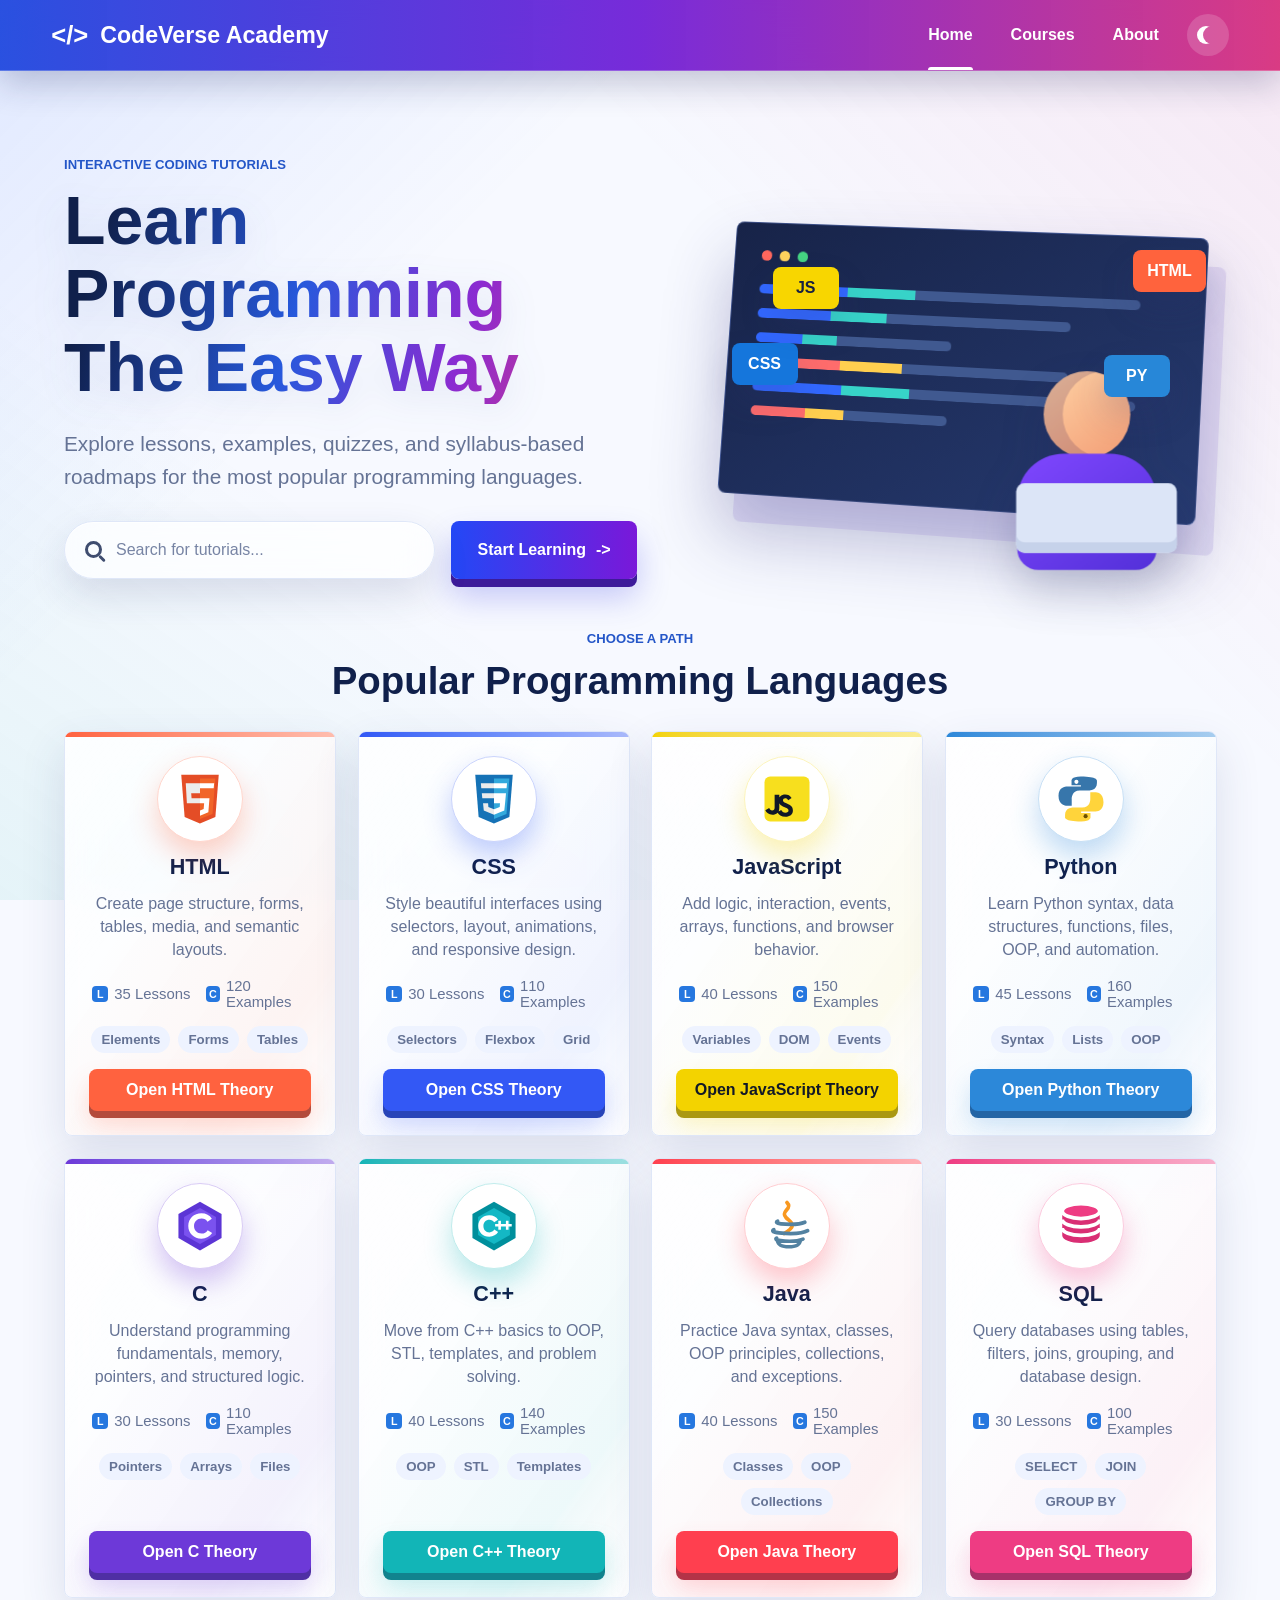
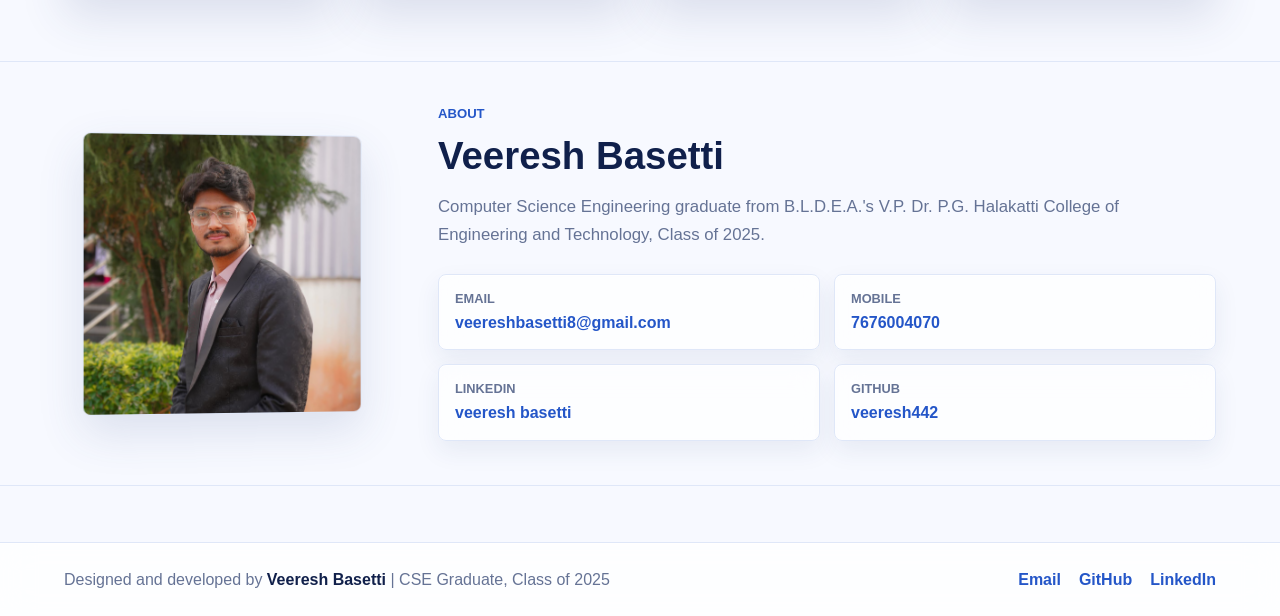
<file: index.html>
<!DOCTYPE html>
<html lang="en">
  <head>
    <meta charset="UTF-8" />
    <meta name="viewport" content="width=device-width, initial-scale=1.0" />
    <title>CodeVerse Academy</title>
    <link rel="stylesheet" href="styles.css" />
  </head>
  <body>
    <header class="site-header">
      <a class="brand" href="#top" aria-label="CodeVerse Academy home">
        <span class="brand-mark">&lt;/&gt;</span>
        <span>CodeVerse Academy</span>
      </a>

      <nav class="main-nav" aria-label="Main navigation">
        <a href="#top" class="active">Home</a>
        <a href="#languages">Courses</a>
        <a href="#about">About</a>
      </nav>

      <button class="theme-toggle" type="button" aria-label="Toggle dark mode">
        <span></span>
      </button>
    </header>

    <main id="top">
      <section class="hero">
        <div class="hero-copy">
          <p class="eyebrow">Interactive coding tutorials</p>
          <h1>Learn Programming The Easy Way</h1>
          <p class="hero-text">
            Explore lessons, examples, quizzes, and syllabus-based roadmaps for
            the most popular programming languages.
          </p>

          <div class="hero-actions">
            <label class="hero-search" for="heroSearch">
              <span class="search-symbol" aria-hidden="true"></span>
              <input id="heroSearch" type="search" placeholder="Search for tutorials..." />
            </label>
            <button class="primary-btn" type="button" id="startLearning">
              Start Learning <span aria-hidden="true">-&gt;</span>
            </button>
          </div>
        </div>

        <div class="hero-visual" aria-label="Programming course illustration">
          <div class="floating-badge badge-html">HTML</div>
          <div class="floating-badge badge-css">CSS</div>
          <div class="floating-badge badge-js">JS</div>
          <div class="floating-badge badge-py">PY</div>
          <div class="code-window">
            <div class="window-dots">
              <span></span>
              <span></span>
              <span></span>
            </div>
            <div class="code-line wide"></div>
            <div class="code-line medium"></div>
            <div class="code-line short"></div>
            <div class="code-line medium alt"></div>
            <div class="code-line wide"></div>
            <div class="code-line short alt"></div>
          </div>
          <div class="student-card">
            <div class="student-head"></div>
            <div class="student-body"></div>
            <div class="laptop"></div>
          </div>
        </div>
      </section>

      <section class="course-section" id="languages">
        <div class="section-heading">
          <p class="eyebrow">Choose a path</p>
          <h2>Popular Programming Languages</h2>
        </div>

        <div class="language-grid" id="languageGrid" aria-live="polite"></div>
      </section>

      <section class="info-band about-profile" id="about">
        <div class="about-photo-wrap">
          <img src="assets/veeresh-profile.jpeg" alt="Veeresh Basetti" class="about-photo" />
        </div>

        <div class="about-details">
          <p class="eyebrow">About</p>
          <h2>Veeresh Basetti</h2>
          <p class="about-intro">
            Computer Science Engineering graduate from B.L.D.E.A.'s V.P. Dr.
            P.G. Halakatti College of Engineering and Technology, Class of 2025.
          </p>

          <dl class="profile-list">
            <div>
              <dt>Email</dt>
              <dd><a href="mailto:veereshbasetti8@gmail.com">veereshbasetti8@gmail.com</a></dd>
            </div>
            <div>
              <dt>Mobile</dt>
              <dd><a href="tel:+917676004070">7676004070</a></dd>
            </div>
            <div>
              <dt>LinkedIn</dt>
              <dd>
                <a href="https://www.linkedin.com/in/veeresh-basetti-802b042a5/" target="_blank" rel="noreferrer">
                  veeresh basetti
                </a>
              </dd>
            </div>
            <div>
              <dt>GitHub</dt>
              <dd>
                <a href="https://github.com/veeresh442" target="_blank" rel="noreferrer">
                  veeresh442
                </a>
              </dd>
            </div>
          </dl>
        </div>
      </section>

    </main>

    <footer class="site-footer">
      <p>
        Designed and developed by <strong>Veeresh Basetti</strong>
        <span aria-hidden="true">|</span> CSE Graduate, Class of 2025
      </p>
      <nav class="footer-links" aria-label="Developer links">
        <a href="mailto:veereshbasetti8@gmail.com">Email</a>
        <a href="https://github.com/veeresh442" target="_blank" rel="noreferrer">GitHub</a>
        <a href="https://www.linkedin.com/in/veeresh-basetti-802b042a5/" target="_blank" rel="noreferrer">LinkedIn</a>
      </nav>
    </footer>

    <script src="script.js"></script>
  </body>
</html>
</file>
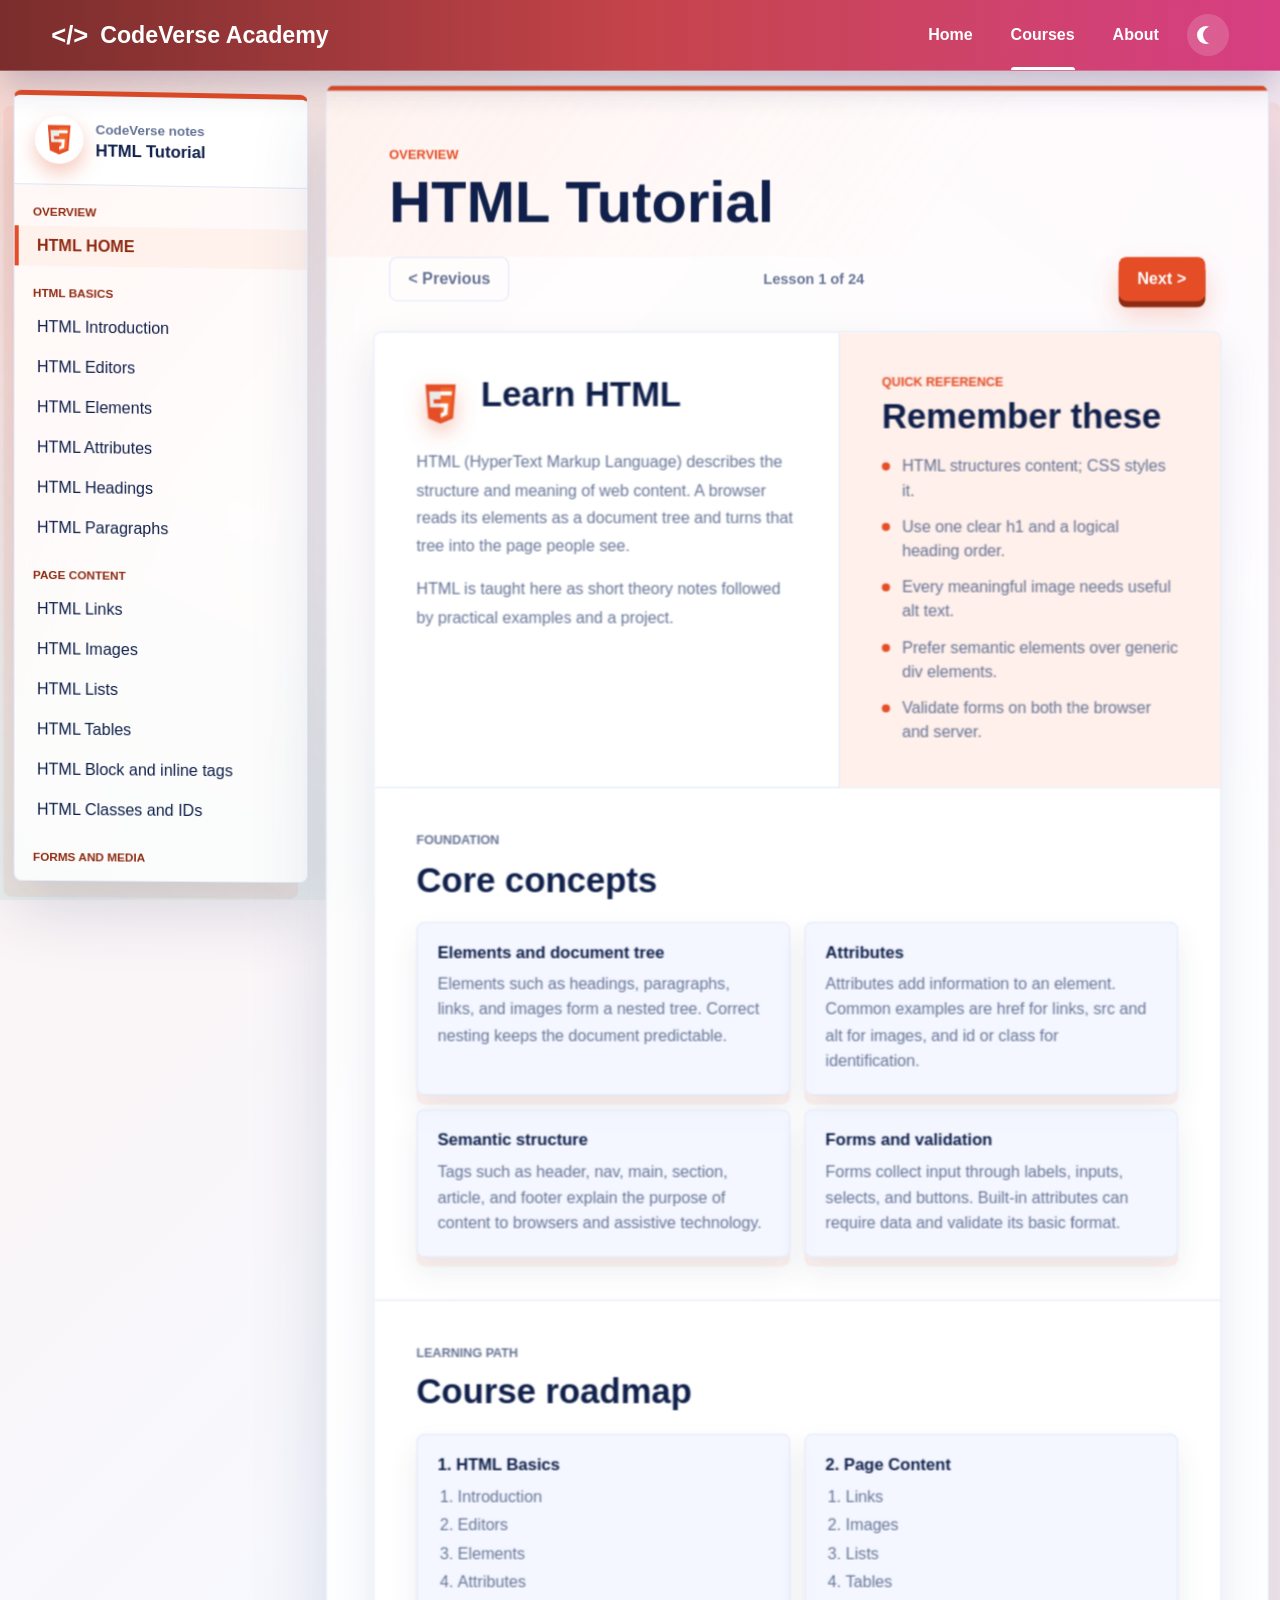
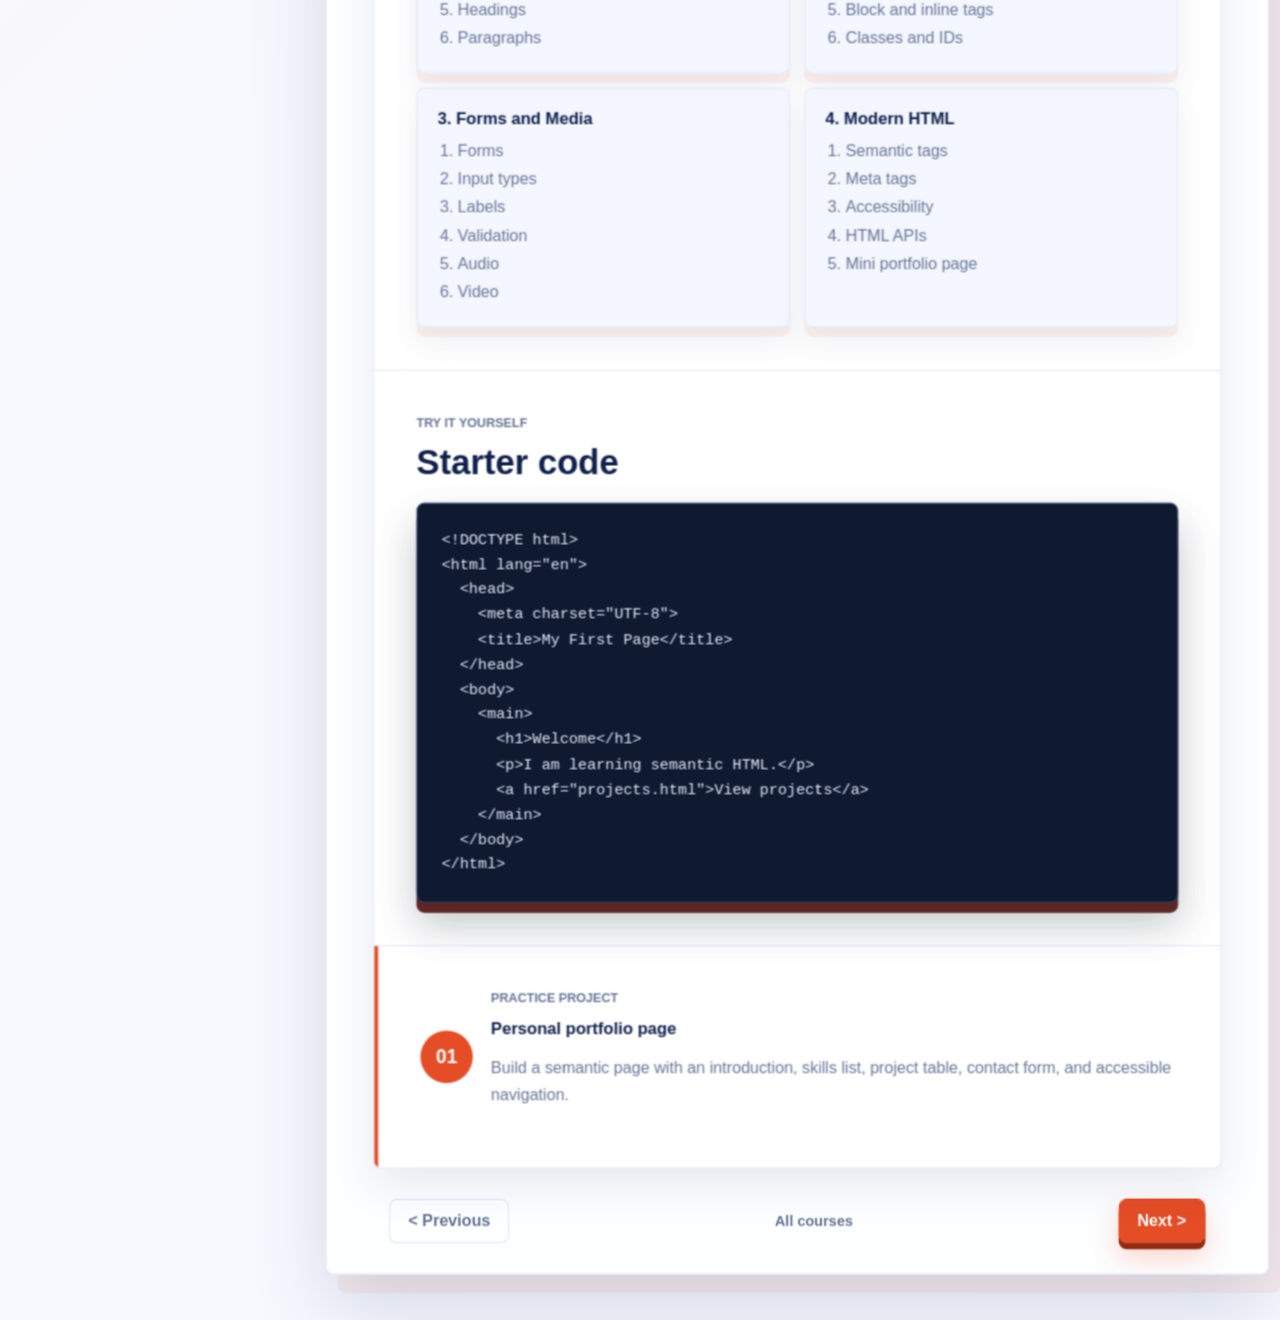
<file: course.html>
<!DOCTYPE html>
<html lang="en">
  <head>
    <meta charset="UTF-8" />
    <meta name="viewport" content="width=device-width, initial-scale=1.0" />
    <meta name="description" content="Programming language theory notes and examples from CodeVerse Academy." />
    <title>Course Notes | CodeVerse Academy</title>
    <link rel="stylesheet" href="styles.css" />
    <link rel="stylesheet" href="course.css" />
  </head>
  <body class="course-body">
    <header class="site-header course-header">
      <a class="brand" href="index.html" aria-label="CodeVerse Academy home">
        <span class="brand-mark">&lt;/&gt;</span>
        <span>CodeVerse Academy</span>
      </a>

      <nav class="main-nav" aria-label="Course navigation">
        <a href="index.html">Home</a>
        <a href="index.html#languages" class="active">Courses</a>
        <a href="index.html#about">About</a>
      </nav>

      <button class="theme-toggle" type="button" aria-label="Toggle dark mode">
        <span></span>
      </button>
    </header>

    <main class="course-shell" id="coursePage" aria-live="polite">
      <section class="notes-loading glass-panel">
        <p>Preparing your course notes...</p>
      </section>
    </main>

    <script src="script.js"></script>
    <script src="course.js"></script>
  </body>
</html>
</file>
<file: styles.css>
:root {
  --page: #f7f9ff;
  --surface: #ffffff;
  --surface-strong: #eef3ff;
  --text: #10204b;
  --muted: #657395;
  --line: #dfe7f8;
  --brand-a: #2348f6;
  --brand-b: #7a18d9;
  --shadow: 0 18px 45px rgba(55, 75, 132, 0.14);
  --radius: 8px;
}

* {
  box-sizing: border-box;
}

html {
  scroll-behavior: smooth;
}

body {
  margin: 0;
  min-height: 100vh;
  background: var(--page);
  color: var(--text);
  font-family: Inter, "Segoe UI", Arial, sans-serif;
  letter-spacing: 0;
}

body.dark {
  --page: #091224;
  --surface: #111d34;
  --surface-strong: #172541;
  --text: #f5f8ff;
  --muted: #aeb9d4;
  --line: #273a60;
  --shadow: 0 18px 45px rgba(0, 0, 0, 0.24);
}

a {
  color: inherit;
  text-decoration: none;
}

button,
input {
  font: inherit;
}

.site-header {
  position: sticky;
  top: 0;
  z-index: 20;
  display: grid;
  grid-template-columns: auto minmax(0, 1fr) auto;
  align-items: center;
  gap: 28px;
  padding: 14px clamp(18px, 4vw, 56px);
  color: #ffffff;
  background: linear-gradient(90deg, #2447db 0%, #6d1bd6 100%);
  box-shadow: 0 8px 22px rgba(26, 34, 89, 0.18);
}

.brand {
  display: inline-flex;
  align-items: center;
  gap: 12px;
  font-size: clamp(1.1rem, 2vw, 1.45rem);
  font-weight: 800;
  white-space: nowrap;
}

.brand-mark {
  font-size: 1.6rem;
  font-weight: 900;
}

.hero-search {
  display: flex;
  align-items: center;
  gap: 12px;
  min-width: 0;
  border-radius: 999px;
  border: 1px solid var(--line);
}

.hero-search {
  flex: 1 1 260px;
  min-height: 58px;
  padding: 0 20px;
  background: var(--surface);
  box-shadow: 0 12px 30px rgba(37, 52, 109, 0.1);
}

.hero-search input {
  width: 100%;
  min-width: 0;
  border: 0;
  outline: 0;
  color: inherit;
  background: transparent;
}

.hero-search input::placeholder {
  color: #7784a4;
}

.search-symbol {
  width: 17px;
  height: 17px;
  border: 3px solid currentColor;
  border-radius: 50%;
  color: currentColor;
  opacity: 0.8;
  position: relative;
  flex: 0 0 auto;
}

.search-symbol::after {
  content: "";
  position: absolute;
  width: 8px;
  height: 3px;
  right: -7px;
  bottom: -5px;
  border-radius: 2px;
  background: currentColor;
  transform: rotate(45deg);
}

.main-nav {
  display: flex;
  align-items: center;
  justify-content: flex-end;
  gap: clamp(16px, 3vw, 38px);
  font-weight: 700;
}

.main-nav a {
  position: relative;
  padding: 12px 0;
}

.main-nav a.active::after,
.main-nav a:hover::after {
  content: "";
  position: absolute;
  left: 0;
  right: 0;
  bottom: -14px;
  height: 3px;
  border-radius: 4px 4px 0 0;
  background: #ffffff;
}

.theme-toggle {
  width: 42px;
  height: 42px;
  border: 0;
  border-radius: 50%;
  background: rgba(255, 255, 255, 0.16);
  cursor: pointer;
  display: grid;
  place-items: center;
}

.theme-toggle span {
  width: 18px;
  height: 18px;
  border-radius: 50%;
  box-shadow: -6px 0 0 #ffffff;
  transform: translateX(4px);
}

.hero {
  display: grid;
  grid-template-columns: minmax(0, 1fr) minmax(330px, 0.9fr);
  gap: clamp(28px, 5vw, 74px);
  align-items: center;
  max-width: 1340px;
  margin: 0 auto;
  padding: clamp(48px, 7vw, 86px) clamp(18px, 5vw, 72px) 32px;
}

.eyebrow {
  margin: 0 0 12px;
  color: #2456c8;
  font-size: 0.82rem;
  font-weight: 800;
  text-transform: uppercase;
}

body.dark .eyebrow {
  color: #7eb7ff;
}

h1,
h2,
h3,
p {
  overflow-wrap: anywhere;
}

h1 {
  max-width: 640px;
  margin: 0;
  font-size: clamp(2.35rem, 6vw, 4.25rem);
  line-height: 1.08;
}

.hero-text {
  max-width: 560px;
  margin: 24px 0 0;
  color: var(--muted);
  font-size: clamp(1rem, 2vw, 1.3rem);
  line-height: 1.55;
}

.hero-actions {
  display: flex;
  flex-wrap: wrap;
  gap: 16px;
  max-width: 650px;
  margin-top: 28px;
}

.primary-btn {
  min-height: 54px;
  display: inline-flex;
  align-items: center;
  justify-content: center;
  gap: 10px;
  border: 0;
  border-radius: var(--radius);
  padding: 0 26px;
  color: #ffffff;
  background: linear-gradient(90deg, var(--brand-a), var(--brand-b));
  box-shadow: 0 12px 24px rgba(62, 63, 225, 0.22);
  font-weight: 800;
  cursor: pointer;
}

.hero-visual {
  position: relative;
  min-height: 420px;
  display: grid;
  place-items: center;
}

.code-window {
  width: min(480px, 100%);
  min-height: 280px;
  padding: 28px;
  border-radius: var(--radius);
  background: linear-gradient(145deg, #172348, #263a70);
  box-shadow: 0 28px 60px rgba(42, 42, 120, 0.26);
  transform: rotate(5deg);
}

.window-dots {
  display: flex;
  gap: 8px;
  margin-bottom: 24px;
}

.window-dots span {
  width: 11px;
  height: 11px;
  border-radius: 50%;
  background: #ff675d;
}

.window-dots span:nth-child(2) {
  background: #ffd25d;
}

.window-dots span:nth-child(3) {
  background: #45d483;
}

.code-line {
  height: 10px;
  margin: 15px 0;
  border-radius: 99px;
  background: linear-gradient(90deg, #3268ff 0 24%, #37d3c8 24% 42%, #405990 42%);
}

.code-line.medium {
  width: 76%;
}

.code-line.short {
  width: 48%;
}

.code-line.wide {
  width: 92%;
}

.code-line.alt {
  background: linear-gradient(90deg, #ff6c6c 0 28%, #ffcf4f 28% 48%, #405990 48%);
}

.student-card {
  position: absolute;
  right: 8%;
  bottom: 4%;
  width: 190px;
  min-height: 190px;
}

.student-head {
  width: 82px;
  height: 82px;
  margin: 0 auto;
  border-radius: 50%;
  background: linear-gradient(145deg, #ffd3a6, #f39d75);
  box-shadow: inset 18px 0 0 rgba(68, 37, 92, 0.2);
}

.student-body {
  width: 132px;
  height: 110px;
  margin: -4px auto 0;
  border-radius: 44px 44px 20px 20px;
  background: linear-gradient(145deg, #8047ff, #5330d9);
}

.laptop {
  position: absolute;
  left: 28px;
  right: 10px;
  bottom: 18px;
  height: 66px;
  border-radius: var(--radius);
  background: #dce5f7;
  box-shadow: inset 0 -10px 0 #c6d2ea;
}

.floating-badge {
  position: absolute;
  z-index: 2;
  min-width: 66px;
  padding: 12px 14px;
  border-radius: var(--radius);
  color: #ffffff;
  text-align: center;
  font-weight: 900;
  box-shadow: 0 18px 34px rgba(48, 58, 117, 0.18);
}

.badge-html {
  right: 2%;
  top: 22%;
  background: #ff633d;
}

.badge-css {
  left: 6%;
  top: 44%;
  background: #1576dc;
}

.badge-js {
  left: 14%;
  top: 26%;
  color: #172041;
  background: #f8d600;
}

.badge-py {
  right: 9%;
  top: 47%;
  background: #2787d8;
}

.course-section {
  max-width: 1320px;
  margin: 0 auto;
  padding: 20px clamp(18px, 5vw, 72px) 64px;
}

.section-heading {
  text-align: center;
  margin-bottom: 28px;
}

.section-heading h2,
.info-band h2 {
  margin: 0;
  font-size: clamp(1.75rem, 4vw, 2.4rem);
  line-height: 1.18;
}

.language-grid {
  display: grid;
  grid-template-columns: repeat(4, minmax(0, 1fr));
  gap: 22px;
}

.course-card {
  display: flex;
  min-width: 0;
  min-height: 320px;
  flex-direction: column;
  gap: 16px;
  padding: 24px;
  border: 1px solid var(--line);
  border-radius: var(--radius);
  overflow: hidden;
  background: rgba(255, 255, 255, 0.7);
  background: color-mix(in srgb, var(--surface) 76%, transparent);
  box-shadow: 0 18px 46px rgba(49, 67, 123, 0.14);
  backdrop-filter: blur(18px) saturate(130%);
  -webkit-backdrop-filter: blur(18px) saturate(130%);
  cursor: pointer;
  transition: transform 180ms ease, border-color 180ms ease, box-shadow 180ms ease;
}

.course-card:hover {
  transform: translateY(-5px);
  border-color: color-mix(in srgb, var(--accent), var(--line) 35%);
  box-shadow: 0 24px 54px color-mix(in srgb, var(--accent) 16%, transparent);
}

body.dark .course-card {
  background: rgba(17, 29, 52, 0.74);
}

.course-card:focus-visible {
  outline: 3px solid color-mix(in srgb, var(--accent) 72%, #ffffff);
  outline-offset: 3px;
}

.course-top {
  display: grid;
  justify-items: center;
  gap: 12px;
  text-align: center;
}

.course-icon {
  width: 86px;
  height: 86px;
  padding: 12px;
  display: grid;
  place-items: center;
  border-radius: 50%;
  background: #ffffff;
  border: 1px solid color-mix(in srgb, var(--accent), #ffffff 74%);
  box-shadow: 0 14px 28px color-mix(in srgb, var(--accent), transparent 70%);
}

.course-logo {
  width: 100%;
  height: 100%;
  display: block;
}

body.dark .course-icon {
  background: #f8fbff;
}

.course-name {
  margin: 0;
  font-size: 1.35rem;
}

.course-summary {
  margin: 0;
  min-height: 44px;
  color: var(--muted);
  line-height: 1.45;
  text-align: center;
}

.course-meta {
  display: grid;
  grid-template-columns: 1fr 1fr;
  gap: 12px;
  color: var(--muted);
  font-size: 0.93rem;
}

.course-meta span {
  display: inline-flex;
  min-width: 0;
  align-items: center;
  justify-content: center;
  gap: 6px;
}

.mini-icon {
  width: 16px;
  height: 16px;
  display: inline-grid;
  place-items: center;
  border-radius: 4px;
  color: #ffffff;
  background: #2677df;
  font-size: 0.67rem;
  font-weight: 900;
}

.topic-preview {
  display: flex;
  flex-wrap: wrap;
  justify-content: center;
  gap: 8px;
  margin: 0;
  padding: 0;
  list-style: none;
}

.topic-preview li {
  max-width: 100%;
  padding: 6px 10px;
  border-radius: 999px;
  color: var(--muted);
  background: var(--surface-strong);
  font-size: 0.83rem;
  font-weight: 700;
}

.card-btn {
  width: 100%;
  min-height: 42px;
  margin-top: auto;
  border: 0;
  border-radius: var(--radius);
  color: var(--button-text);
  background: var(--accent);
  font-weight: 800;
  cursor: pointer;
}

.course-open-link {
  display: flex;
  align-items: center;
  justify-content: center;
  padding: 8px 14px;
}

.info-band {
  display: grid;
  grid-template-columns: minmax(220px, 320px) minmax(0, 1fr);
  gap: clamp(26px, 5vw, 54px);
  align-items: center;
  max-width: 1320px;
  margin: 0 auto 56px;
  padding: 44px clamp(18px, 5vw, 72px);
  border-top: 1px solid var(--line);
  border-bottom: 1px solid var(--line);
}

.about-photo-wrap {
  position: relative;
  width: min(100%, 280px);
  aspect-ratio: 1;
  justify-self: center;
  border-radius: var(--radius);
  overflow: hidden;
  background: var(--surface);
  border: 1px solid var(--line);
  box-shadow: var(--shadow);
}

.about-photo {
  width: 100%;
  height: 100%;
  display: block;
  object-fit: cover;
}

.about-details {
  min-width: 0;
}

.about-details h2 {
  margin-bottom: 14px;
}

.about-intro {
  max-width: 760px;
  margin: 0;
  color: var(--muted);
  font-size: 1.05rem;
  line-height: 1.7;
}

.profile-list {
  display: grid;
  grid-template-columns: repeat(2, minmax(0, 1fr));
  gap: 14px;
  margin: 24px 0 0;
}

.profile-list div {
  min-width: 0;
  padding: 16px;
  border: 1px solid var(--line);
  border-radius: var(--radius);
  background: rgba(255, 255, 255, 0.62);
  background: color-mix(in srgb, var(--surface) 72%, transparent);
  backdrop-filter: blur(14px);
  -webkit-backdrop-filter: blur(14px);
}

body.dark .profile-list div {
  background: rgba(17, 29, 52, 0.7);
}

.profile-list dt {
  margin-bottom: 6px;
  color: var(--muted);
  font-size: 0.8rem;
  font-weight: 800;
  text-transform: uppercase;
}

.profile-list dd {
  margin: 0;
  color: var(--text);
  font-weight: 800;
  line-height: 1.35;
}

.profile-list a {
  color: #2456c8;
  overflow-wrap: anywhere;
}

body.dark .profile-list a {
  color: #8fc0ff;
}

.site-footer {
  display: flex;
  align-items: center;
  justify-content: space-between;
  gap: 20px;
  padding: 24px clamp(18px, 5vw, 72px);
  border-top: 1px solid var(--line);
  color: var(--muted);
  background: color-mix(in srgb, var(--surface) 76%, transparent);
  backdrop-filter: blur(16px);
  -webkit-backdrop-filter: blur(16px);
}

.site-footer p {
  margin: 0;
  line-height: 1.6;
}

.site-footer strong {
  color: var(--text);
}

.footer-links {
  display: flex;
  flex-wrap: wrap;
  gap: 18px;
  font-weight: 800;
}

.footer-links a {
  color: #2456c8;
}

.footer-links a:hover {
  text-decoration: underline;
}

body.dark .footer-links a {
  color: #8fc0ff;
}

@media (max-width: 1120px) {
  .site-header {
    grid-template-columns: auto minmax(0, 1fr) auto;
  }

  .language-grid {
    grid-template-columns: repeat(3, minmax(0, 1fr));
  }
}

@media (max-width: 860px) {
  .site-header {
    grid-template-columns: 1fr auto;
    gap: 18px;
  }

  .main-nav {
    grid-column: 1 / -1;
    justify-content: flex-start;
    overflow-x: auto;
    padding-bottom: 2px;
  }

  .main-nav a.active::after,
  .main-nav a:hover::after {
    bottom: -2px;
  }

  .hero {
    grid-template-columns: 1fr;
  }

  .hero-visual {
    min-height: 340px;
  }

  .student-card {
    right: 0;
  }

  .language-grid {
    grid-template-columns: repeat(2, minmax(0, 1fr));
  }

  .info-band {
    grid-template-columns: 1fr;
  }

  .about-photo-wrap {
    justify-self: start;
  }
}

@media (max-width: 620px) {
  .site-header {
    padding: 12px 16px;
  }

  .brand {
    font-size: 1rem;
  }

  .theme-toggle {
    width: 38px;
    height: 38px;
  }

  .hero {
    padding-top: 38px;
  }

  .hero-actions {
    display: grid;
  }

  .hero-search,
  .primary-btn {
    width: 100%;
  }

  .hero-visual {
    min-height: 300px;
  }

  .code-window {
    min-height: 230px;
    padding: 22px;
  }

  .student-card {
    width: 150px;
    min-height: 160px;
  }

  .student-head {
    width: 64px;
    height: 64px;
  }

  .student-body {
    width: 104px;
    height: 92px;
  }

  .laptop {
    left: 16px;
    height: 54px;
  }

  .floating-badge {
    min-width: 54px;
    padding: 10px;
    font-size: 0.78rem;
  }

  .language-grid {
    grid-template-columns: 1fr;
  }

  .profile-list {
    grid-template-columns: 1fr;
  }

  .about-photo-wrap {
    width: min(100%, 220px);
  }

  .site-footer {
    align-items: flex-start;
    flex-direction: column;
  }
}

/* Colorful glass and dimensional polish */
body::before {
  content: "";
  position: fixed;
  inset: 0;
  z-index: -1;
  pointer-events: none;
  background:
    linear-gradient(135deg, rgba(46, 105, 255, 0.11), transparent 32%),
    linear-gradient(225deg, rgba(244, 63, 133, 0.09), transparent 36%),
    linear-gradient(35deg, rgba(20, 184, 166, 0.08), transparent 34%);
}

.site-header {
  border-bottom: 1px solid rgba(255, 255, 255, 0.24);
  background: linear-gradient(90deg, rgba(30, 71, 222, 0.94), rgba(109, 27, 214, 0.93), rgba(213, 40, 119, 0.9));
  box-shadow: 0 12px 34px rgba(26, 34, 89, 0.24);
  backdrop-filter: blur(18px) saturate(140%);
  -webkit-backdrop-filter: blur(18px) saturate(140%);
}

.hero h1 {
  background: linear-gradient(105deg, #10204b 8%, #2759dc 42%, #8b2bd1 70%, #e43d72 100%);
  background-clip: text;
  -webkit-background-clip: text;
  color: transparent;
  filter: drop-shadow(0 10px 18px rgba(53, 71, 145, 0.12));
}

body.dark .hero h1 {
  background: linear-gradient(105deg, #ffffff 5%, #8fc0ff 42%, #d2a4ff 70%, #ff94b8 100%);
  background-clip: text;
  -webkit-background-clip: text;
  color: transparent;
}

.hero-search {
  background: color-mix(in srgb, var(--surface) 72%, transparent);
  box-shadow: 0 16px 38px rgba(37, 52, 109, 0.14), inset 0 1px 0 rgba(255, 255, 255, 0.7);
  backdrop-filter: blur(18px) saturate(130%);
  -webkit-backdrop-filter: blur(18px) saturate(130%);
}

.primary-btn {
  box-shadow: 0 8px 0 #3d1b9a, 0 18px 32px rgba(62, 63, 225, 0.28);
  transition: transform 160ms ease, box-shadow 160ms ease;
}

.primary-btn:hover {
  transform: translateY(-3px);
  box-shadow: 0 11px 0 #3d1b9a, 0 24px 42px rgba(62, 63, 225, 0.34);
}

.primary-btn:active {
  transform: translateY(4px);
  box-shadow: 0 3px 0 #3d1b9a, 0 10px 20px rgba(62, 63, 225, 0.24);
}

.hero-visual {
  perspective: 1200px;
}

.code-window {
  border: 1px solid rgba(139, 168, 255, 0.25);
  box-shadow: 18px 28px 0 rgba(91, 56, 189, 0.12), 0 38px 70px rgba(42, 42, 120, 0.3);
  transform: rotateY(-8deg) rotateX(4deg) rotateZ(3deg);
  transform-style: preserve-3d;
  transition: transform 500ms ease, box-shadow 500ms ease;
}

.hero-visual:hover .code-window {
  transform: rotateY(-2deg) rotateX(1deg) rotateZ(1deg) translateY(-6px);
  box-shadow: 8px 18px 0 rgba(91, 56, 189, 0.12), 0 45px 80px rgba(42, 42, 120, 0.34);
}

.student-card {
  filter: drop-shadow(0 20px 20px rgba(30, 36, 90, 0.22));
  transform: translateZ(65px);
}

.language-grid {
  perspective: 1500px;
}

.course-card {
  transform: perspective(1000px) rotateX(var(--card-rx, 0deg)) rotateY(var(--card-ry, 0deg));
  transform-style: preserve-3d;
  will-change: transform;
}

.course-card:hover {
  transform: perspective(1000px) rotateX(var(--card-rx, 0deg)) rotateY(var(--card-ry, 0deg)) translateY(-8px) scale(1.018);
  box-shadow: 0 16px 0 color-mix(in srgb, var(--accent) 10%, transparent), 0 32px 64px color-mix(in srgb, var(--accent) 24%, transparent);
}

.course-card::before {
  content: "";
  position: absolute;
  inset: 0;
  z-index: 0;
  pointer-events: none;
  background: linear-gradient(125deg, rgba(255, 255, 255, 0.68), transparent 34%, color-mix(in srgb, var(--accent) 9%, transparent) 78%, rgba(255, 255, 255, 0.22));
  opacity: 0.75;
}

.course-card::after {
  content: "";
  position: absolute;
  inset: 0 0 auto;
  z-index: 2;
  height: 5px;
  background: linear-gradient(90deg, var(--accent), color-mix(in srgb, var(--accent) 42%, #ffffff));
}

.course-card > * {
  position: relative;
  z-index: 1;
  transform: translateZ(22px);
}

.course-icon {
  transform: translateZ(38px);
  transition: transform 220ms ease, box-shadow 220ms ease;
}

.course-card:hover .course-icon {
  box-shadow: 0 18px 34px color-mix(in srgb, var(--accent), transparent 58%);
  transform: translateZ(48px) rotate(-4deg) scale(1.06);
}

.card-btn {
  box-shadow: 0 7px 0 color-mix(in srgb, var(--accent) 68%, #101a36), 0 14px 24px color-mix(in srgb, var(--accent) 22%, transparent);
  transition: transform 150ms ease, box-shadow 150ms ease;
}

.card-btn:hover {
  transform: translateY(-2px);
  box-shadow: 0 9px 0 color-mix(in srgb, var(--accent) 68%, #101a36), 0 19px 30px color-mix(in srgb, var(--accent) 28%, transparent);
}

.card-btn:active {
  transform: translateY(4px);
  box-shadow: 0 3px 0 color-mix(in srgb, var(--accent) 68%, #101a36);
}

.about-photo-wrap {
  transform: perspective(900px) rotateY(5deg);
  transition: transform 280ms ease, box-shadow 280ms ease;
}

.about-photo-wrap:hover {
  transform: perspective(900px) rotateY(0deg) translateY(-5px);
  box-shadow: -14px 18px 0 rgba(44, 91, 211, 0.1), 0 30px 58px rgba(55, 75, 132, 0.2);
}

.profile-list div {
  box-shadow: 0 10px 24px rgba(44, 58, 111, 0.08), inset 0 1px 0 rgba(255, 255, 255, 0.62);
  transition: transform 170ms ease, border-color 170ms ease;
}

.profile-list div:hover {
  transform: translateY(-3px);
  border-color: rgba(51, 88, 245, 0.32);
}

.site-footer {
  box-shadow: inset 0 1px 0 rgba(255, 255, 255, 0.7);
}

@media (prefers-reduced-motion: reduce) {
  .course-card,
  .course-card:hover,
  .course-icon,
  .course-card:hover .course-icon,
  .code-window,
  .hero-visual:hover .code-window,
  .primary-btn,
  .primary-btn:hover,
  .card-btn,
  .card-btn:hover,
  .about-photo-wrap,
  .about-photo-wrap:hover,
  .profile-list div {
    transition: none;
    transform: none;
  }
}
</file>
<file: course.css>
.course-body {
  --course-accent: #3268ff;
  --course-button-text: #ffffff;
  background:
    linear-gradient(150deg, color-mix(in srgb, var(--course-accent) 10%, transparent), transparent 34%),
    linear-gradient(20deg, var(--page), color-mix(in srgb, var(--surface-strong) 80%, var(--page)));
  background-attachment: fixed;
}

.course-header {
  background: linear-gradient(90deg, rgba(35, 72, 246, 0.92), rgba(122, 24, 217, 0.92));
  backdrop-filter: blur(18px);
  -webkit-backdrop-filter: blur(18px);
}

.course-shell {
  width: min(1180px, calc(100% - 36px));
  margin: 0 auto;
  padding: 48px 0 72px;
}

.glass-panel {
  border: 1px solid color-mix(in srgb, var(--line) 82%, #ffffff);
  border-radius: var(--radius);
  background: rgba(255, 255, 255, 0.7);
  background: color-mix(in srgb, var(--surface) 76%, transparent);
  box-shadow: 0 22px 58px rgba(45, 60, 112, 0.13);
  backdrop-filter: blur(20px) saturate(135%);
  -webkit-backdrop-filter: blur(20px) saturate(135%);
}

body.dark .glass-panel {
  background: rgba(17, 29, 52, 0.76);
  border-color: rgba(174, 185, 212, 0.16);
}

.course-notes-hero {
  display: grid;
  grid-template-columns: auto minmax(0, 1fr) auto;
  gap: 28px;
  align-items: center;
  padding: clamp(26px, 5vw, 48px);
  border-top: 4px solid var(--course-accent);
}

.notes-logo {
  width: 112px;
  height: 112px;
  padding: 17px;
  display: grid;
  place-items: center;
  border: 1px solid color-mix(in srgb, var(--course-accent), #ffffff 72%);
  border-radius: 50%;
  background: #ffffff;
  box-shadow: 0 16px 34px color-mix(in srgb, var(--course-accent) 24%, transparent);
}

.notes-title p,
.panel-kicker {
  margin: 0 0 8px;
  color: var(--course-accent);
  font-size: 0.78rem;
  font-weight: 900;
  text-transform: uppercase;
}

.notes-title h1 {
  margin: 0;
  font-size: clamp(2rem, 5vw, 3.65rem);
}

.notes-title .lead {
  max-width: 730px;
  margin: 14px 0 0;
  color: var(--muted);
  font-size: 1.08rem;
  line-height: 1.7;
}

.notes-stats {
  display: grid;
  gap: 10px;
  min-width: 132px;
}

.notes-stats span {
  padding: 11px 14px;
  border: 1px solid var(--line);
  border-radius: var(--radius);
  text-align: center;
  font-size: 0.88rem;
  font-weight: 800;
}

.notes-layout {
  display: grid;
  grid-template-columns: minmax(0, 1fr) 280px;
  gap: 22px;
  margin-top: 22px;
  align-items: start;
}

.notes-main {
  display: grid;
  gap: 22px;
}

.notes-section {
  padding: clamp(24px, 4vw, 38px);
}

.notes-section h2 {
  margin: 0 0 16px;
  font-size: clamp(1.45rem, 3vw, 2rem);
}

.notes-section > p:not(.panel-kicker) {
  margin: 0;
  color: var(--muted);
  line-height: 1.75;
}

.concept-grid,
.roadmap-grid {
  display: grid;
  grid-template-columns: repeat(2, minmax(0, 1fr));
  gap: 14px;
  margin-top: 22px;
}

.concept-card,
.roadmap-module {
  min-width: 0;
  padding: 20px;
  border: 1px solid var(--line);
  border-radius: var(--radius);
  background: color-mix(in srgb, var(--surface-strong) 66%, transparent);
}

.concept-card h3,
.roadmap-module h3,
.project-copy h3 {
  margin: 0 0 9px;
  font-size: 1.03rem;
}

.concept-card p {
  margin: 0;
  color: var(--muted);
  line-height: 1.6;
}

.roadmap-module ol {
  margin: 0;
  padding-left: 20px;
  color: var(--muted);
  line-height: 1.75;
}

.notes-sidebar {
  position: sticky;
  top: 98px;
  padding: 24px;
}

.notes-sidebar h2 {
  margin: 0 0 15px;
  font-size: 1.2rem;
}

.quick-list {
  display: grid;
  gap: 12px;
  margin: 0;
  padding: 0;
  list-style: none;
}

.quick-list li {
  position: relative;
  padding-left: 20px;
  color: var(--muted);
  line-height: 1.5;
}

.quick-list li::before {
  content: "";
  position: absolute;
  left: 0;
  top: 0.48em;
  width: 8px;
  height: 8px;
  border-radius: 50%;
  background: var(--course-accent);
}

.back-link {
  display: flex;
  align-items: center;
  justify-content: center;
  min-height: 44px;
  margin-top: 22px;
  padding: 8px 14px;
  border-radius: var(--radius);
  color: var(--course-button-text);
  background: var(--course-accent);
  font-weight: 800;
}

.code-example {
  margin: 20px 0 0;
  overflow: auto;
  border: 1px solid #30436d;
  border-radius: var(--radius);
  background: #0f1930;
  color: #eaf0ff;
}

.code-example code {
  display: block;
  min-width: max-content;
  padding: 24px;
  font: 0.94rem/1.65 Consolas, "Courier New", monospace;
  white-space: pre;
}

.project-panel {
  display: grid;
  grid-template-columns: auto minmax(0, 1fr);
  gap: 18px;
  align-items: center;
  border-left: 4px solid var(--course-accent);
}

.project-number {
  width: 52px;
  height: 52px;
  display: grid;
  place-items: center;
  border-radius: 50%;
  color: var(--course-button-text);
  background: var(--course-accent);
  font-size: 1.2rem;
  font-weight: 900;
}

.notes-loading,
.not-found {
  padding: 48px;
  text-align: center;
}

@media (max-width: 880px) {
  .course-notes-hero {
    grid-template-columns: auto minmax(0, 1fr);
  }

  .notes-stats {
    grid-column: 1 / -1;
    grid-template-columns: repeat(2, minmax(0, 1fr));
  }

  .notes-layout {
    grid-template-columns: 1fr;
  }

  .notes-sidebar {
    position: static;
    order: -1;
  }
}

@media (max-width: 620px) {
  .course-shell {
    width: min(100% - 24px, 1180px);
    padding-top: 24px;
  }

  .course-notes-hero {
    grid-template-columns: 1fr;
    text-align: center;
  }

  .notes-logo {
    width: 94px;
    height: 94px;
    margin: 0 auto;
  }

  .notes-stats,
  .concept-grid,
  .roadmap-grid {
    grid-template-columns: 1fr;
  }

  .project-panel {
    grid-template-columns: 1fr;
  }
}

/* Tutorial reader */
.course-body {
  --course-soft: #edf3ff;
  --course-deep: #173f99;
  background:
    linear-gradient(135deg, color-mix(in srgb, var(--course-soft) 84%, var(--page)), var(--page) 48%),
    var(--page);
}

.course-shell {
  width: min(1520px, calc(100% - 32px));
  padding: 24px 0 56px;
}

.tutorial-layout {
  display: grid;
  grid-template-columns: 292px minmax(0, 1fr);
  gap: 20px;
  align-items: start;
}

.tutorial-sidebar {
  position: sticky;
  top: 92px;
  max-height: calc(100vh - 112px);
  overflow: auto;
  padding: 0 0 20px;
  scrollbar-color: color-mix(in srgb, var(--course-accent) 62%, var(--line)) transparent;
}

.sidebar-heading {
  position: sticky;
  top: 0;
  z-index: 2;
  display: grid;
  grid-template-columns: 48px minmax(0, 1fr);
  gap: 12px;
  align-items: center;
  padding: 20px;
  border-bottom: 1px solid var(--line);
  background: color-mix(in srgb, var(--surface) 90%, transparent);
  backdrop-filter: blur(18px);
  -webkit-backdrop-filter: blur(18px);
}

.sidebar-logo {
  width: 48px;
  height: 48px;
  padding: 6px;
  display: grid;
  place-items: center;
  border-radius: 50%;
  background: #ffffff;
}

.sidebar-heading small {
  color: var(--muted);
  font-weight: 700;
}

.sidebar-heading h2 {
  margin: 3px 0 0;
  font-size: 1.03rem;
  line-height: 1.2;
}

.sidebar-module {
  margin: 20px 18px 8px;
  color: var(--course-deep);
  font-size: 0.73rem;
  font-weight: 900;
  text-transform: uppercase;
}

body.dark .sidebar-module {
  color: color-mix(in srgb, var(--course-accent) 72%, #ffffff);
}

.lesson-link {
  width: 100%;
  min-height: 40px;
  padding: 9px 18px;
  border: 0;
  border-left: 4px solid transparent;
  color: var(--text);
  background: transparent;
  text-align: left;
  line-height: 1.35;
  cursor: pointer;
}

.lesson-link:hover {
  background: color-mix(in srgb, var(--course-soft) 76%, transparent);
}

.lesson-link.active {
  border-left-color: var(--course-accent);
  color: var(--course-deep);
  background: color-mix(in srgb, var(--course-soft) 88%, var(--surface));
  font-weight: 900;
}

body.dark .lesson-link.active {
  color: #ffffff;
  background: color-mix(in srgb, var(--course-accent) 24%, var(--surface));
}

.tutorial-reader {
  min-width: 0;
  overflow: hidden;
}

.reader-heading {
  position: relative;
  padding: clamp(28px, 5vw, 56px) clamp(24px, 5vw, 62px) 24px;
  border-top: 5px solid var(--course-accent);
}

.reader-eyebrow {
  margin: 0 0 8px;
  color: var(--course-accent);
  font-size: 0.8rem;
  font-weight: 900;
  text-transform: uppercase;
}

.reader-heading h1 {
  max-width: none;
  margin: 0;
  font-size: clamp(2rem, 5vw, 3.6rem);
  font-weight: 750;
}

.lesson-navigation {
  display: grid;
  grid-template-columns: auto minmax(100px, 1fr) auto;
  align-items: center;
  gap: 16px;
  padding: 0 clamp(24px, 5vw, 62px) 30px;
}

.lesson-navigation span,
.lesson-navigation a {
  color: var(--muted);
  text-align: center;
  font-size: 0.9rem;
  font-weight: 700;
}

.lesson-navigation button {
  min-height: 44px;
  padding: 8px 18px;
  border: 1px solid var(--course-accent);
  border-radius: var(--radius);
  color: var(--course-button-text);
  background: var(--course-accent);
  font-weight: 900;
  cursor: pointer;
}

.lesson-navigation button:disabled {
  border-color: var(--line);
  color: var(--muted);
  background: transparent;
  cursor: not-allowed;
}

.lesson-surface {
  margin: 0 clamp(18px, 4vw, 46px);
  overflow: hidden;
  border: 1px solid var(--line);
  border-radius: var(--radius);
  background: color-mix(in srgb, var(--surface) 84%, transparent);
}

.lesson-welcome {
  display: grid;
  grid-template-columns: minmax(0, 1.1fr) minmax(280px, 0.9fr);
  border-bottom: 1px solid var(--line);
}

.welcome-copy,
.welcome-reference,
.reader-section,
.topic-overview {
  padding: clamp(24px, 4vw, 42px);
}

.welcome-copy {
  border-right: 1px solid var(--line);
}

.welcome-reference {
  background: var(--course-soft);
}

body.dark .welcome-reference {
  background: color-mix(in srgb, var(--course-accent) 18%, var(--surface));
}

.welcome-title {
  display: flex;
  align-items: center;
  gap: 16px;
}

.welcome-title h2,
.welcome-reference h2,
.reader-section h2,
.topic-overview h2 {
  margin: 0 0 18px;
  font-size: clamp(1.45rem, 3vw, 2.15rem);
}

.welcome-logo {
  width: 48px;
  height: 48px;
  flex: 0 0 auto;
}

.welcome-copy p,
.project-copy p,
.reader-section > p,
.topic-overview > p,
.theory-callout p,
.lesson-goals p {
  color: var(--muted);
  line-height: 1.72;
}

.reader-section {
  border-bottom: 1px solid var(--line);
}

.reader-section:last-child {
  border-bottom: 0;
}

.theory-callout {
  margin-top: 24px;
  padding: 20px;
  border-left: 4px solid var(--course-accent);
  border-radius: var(--radius);
  background: var(--course-soft);
}

body.dark .theory-callout {
  background: color-mix(in srgb, var(--course-accent) 17%, var(--surface));
}

.theory-callout strong {
  color: var(--course-deep);
}

body.dark .theory-callout strong {
  color: #ffffff;
}

.theory-callout p {
  margin: 7px 0 0;
}

.lesson-goals {
  display: grid;
  grid-template-columns: repeat(3, minmax(0, 1fr));
  gap: 14px;
}

.lesson-goals article {
  min-width: 0;
  padding: 20px;
  border: 1px solid var(--line);
  border-radius: var(--radius);
  background: color-mix(in srgb, var(--course-soft) 46%, var(--surface));
}

.lesson-goals span {
  width: 30px;
  height: 30px;
  display: grid;
  place-items: center;
  border-radius: 50%;
  color: var(--course-button-text);
  background: var(--course-accent);
  font-weight: 900;
}

.lesson-goals h3 {
  margin: 14px 0 6px;
}

.lesson-goals p {
  margin: 0;
}

.lesson-navigation-bottom {
  padding-top: 30px;
}

.lesson-menu-toggle {
  display: none;
}

.tutorial-reader .project-panel {
  border-left: 4px solid var(--course-accent);
}

@media (max-width: 900px) {
  .course-shell {
    width: min(100% - 24px, 1520px);
  }

  .tutorial-layout {
    grid-template-columns: 1fr;
  }

  .tutorial-sidebar {
    position: fixed;
    top: 0;
    bottom: 0;
    left: 0;
    z-index: 50;
    width: min(320px, calc(100% - 48px));
    max-height: none;
    border-radius: 0 var(--radius) var(--radius) 0;
    transform: translateX(-105%);
    transition: transform 180ms ease;
  }

  .tutorial-sidebar.is-open {
    transform: translateX(0);
  }

  .lesson-menu-toggle {
    display: inline-flex;
    min-height: 40px;
    margin-bottom: 20px;
    padding: 8px 14px;
    border: 1px solid var(--course-accent);
    border-radius: var(--radius);
    color: var(--course-deep);
    background: var(--course-soft);
    font-weight: 900;
    cursor: pointer;
  }
}

@media (max-width: 680px) {
  .lesson-welcome,
  .lesson-goals {
    grid-template-columns: 1fr;
  }

  .welcome-copy {
    border-right: 0;
    border-bottom: 1px solid var(--line);
  }

  .lesson-navigation {
    grid-template-columns: 1fr 1fr;
  }

  .lesson-navigation span,
  .lesson-navigation a {
    grid-column: 1 / -1;
    grid-row: 1;
  }

  .lesson-navigation button {
    width: 100%;
  }
}

/* Dimensional course themes */
.course-body::before {
  background:
    linear-gradient(130deg, color-mix(in srgb, var(--course-accent) 15%, transparent), transparent 32%),
    linear-gradient(230deg, rgba(236, 72, 153, 0.08), transparent 38%),
    linear-gradient(30deg, rgba(16, 185, 129, 0.07), transparent 34%);
}

.course-header {
  background: linear-gradient(90deg, color-mix(in srgb, var(--course-deep) 82%, #1737a2), color-mix(in srgb, var(--course-accent) 76%, #6225bd), rgba(211, 47, 121, 0.92));
}

.tutorial-layout {
  perspective: 1600px;
}

.tutorial-sidebar {
  border-top: 5px solid var(--course-accent);
  box-shadow: -10px 16px 0 color-mix(in srgb, var(--course-accent) 8%, transparent), 0 28px 64px rgba(38, 51, 99, 0.16);
  transform: rotateY(1.2deg);
  transform-origin: right center;
}

.tutorial-reader {
  box-shadow: 12px 18px 0 color-mix(in srgb, var(--course-accent) 8%, transparent), 0 34px 76px rgba(38, 51, 99, 0.17);
  transform: translateZ(12px);
}

.reader-heading {
  background: linear-gradient(125deg, color-mix(in srgb, var(--course-soft) 78%, transparent), transparent 66%);
}

.lesson-surface {
  background: color-mix(in srgb, var(--surface) 72%, transparent);
  box-shadow: inset 0 1px 0 rgba(255, 255, 255, 0.72), 0 18px 42px rgba(38, 51, 99, 0.1);
  backdrop-filter: blur(18px) saturate(130%);
  -webkit-backdrop-filter: blur(18px) saturate(130%);
}

.concept-card,
.roadmap-module,
.lesson-goals article {
  box-shadow: 0 9px 0 color-mix(in srgb, var(--course-accent) 7%, transparent), 0 15px 28px rgba(36, 48, 94, 0.08);
  transition: transform 180ms ease, border-color 180ms ease, box-shadow 180ms ease;
}

.concept-card:hover,
.roadmap-module:hover,
.lesson-goals article:hover {
  border-color: color-mix(in srgb, var(--course-accent) 45%, var(--line));
  box-shadow: 0 12px 0 color-mix(in srgb, var(--course-accent) 10%, transparent), 0 22px 36px color-mix(in srgb, var(--course-accent) 15%, transparent);
  transform: translateY(-5px);
}

.lesson-navigation button,
.back-link {
  box-shadow: 0 6px 0 var(--course-deep), 0 14px 26px color-mix(in srgb, var(--course-accent) 24%, transparent);
  transition: transform 150ms ease, box-shadow 150ms ease;
}

.lesson-navigation button:not(:disabled):hover,
.back-link:hover {
  transform: translateY(-2px);
  box-shadow: 0 8px 0 var(--course-deep), 0 19px 32px color-mix(in srgb, var(--course-accent) 30%, transparent);
}

.lesson-navigation button:not(:disabled):active,
.back-link:active {
  transform: translateY(4px);
  box-shadow: 0 2px 0 var(--course-deep);
}

.lesson-navigation button:disabled {
  box-shadow: none;
}

.code-example {
  box-shadow: 0 10px 0 color-mix(in srgb, var(--course-accent) 38%, #081020), 0 22px 40px rgba(8, 16, 32, 0.24);
}

.sidebar-logo,
.welcome-logo {
  filter: drop-shadow(0 9px 10px color-mix(in srgb, var(--course-accent) 32%, transparent));
}

body.dark .lesson-surface {
  background: rgba(17, 29, 52, 0.68);
  box-shadow: inset 0 1px 0 rgba(255, 255, 255, 0.08), 0 24px 54px rgba(0, 0, 0, 0.26);
}

@media (max-width: 900px) {
  .tutorial-sidebar {
    transform: translateX(-105%);
  }

  .tutorial-sidebar.is-open {
    transform: translateX(0);
  }

  .tutorial-reader {
    transform: none;
  }
}

@media (prefers-reduced-motion: reduce) {
  .tutorial-sidebar {
    transition: none;
  }

  .tutorial-reader,
  .concept-card,
  .roadmap-module,
  .lesson-goals article,
  .lesson-navigation button,
  .back-link {
    transition: none;
    transform: none;
  }
}
</file>
